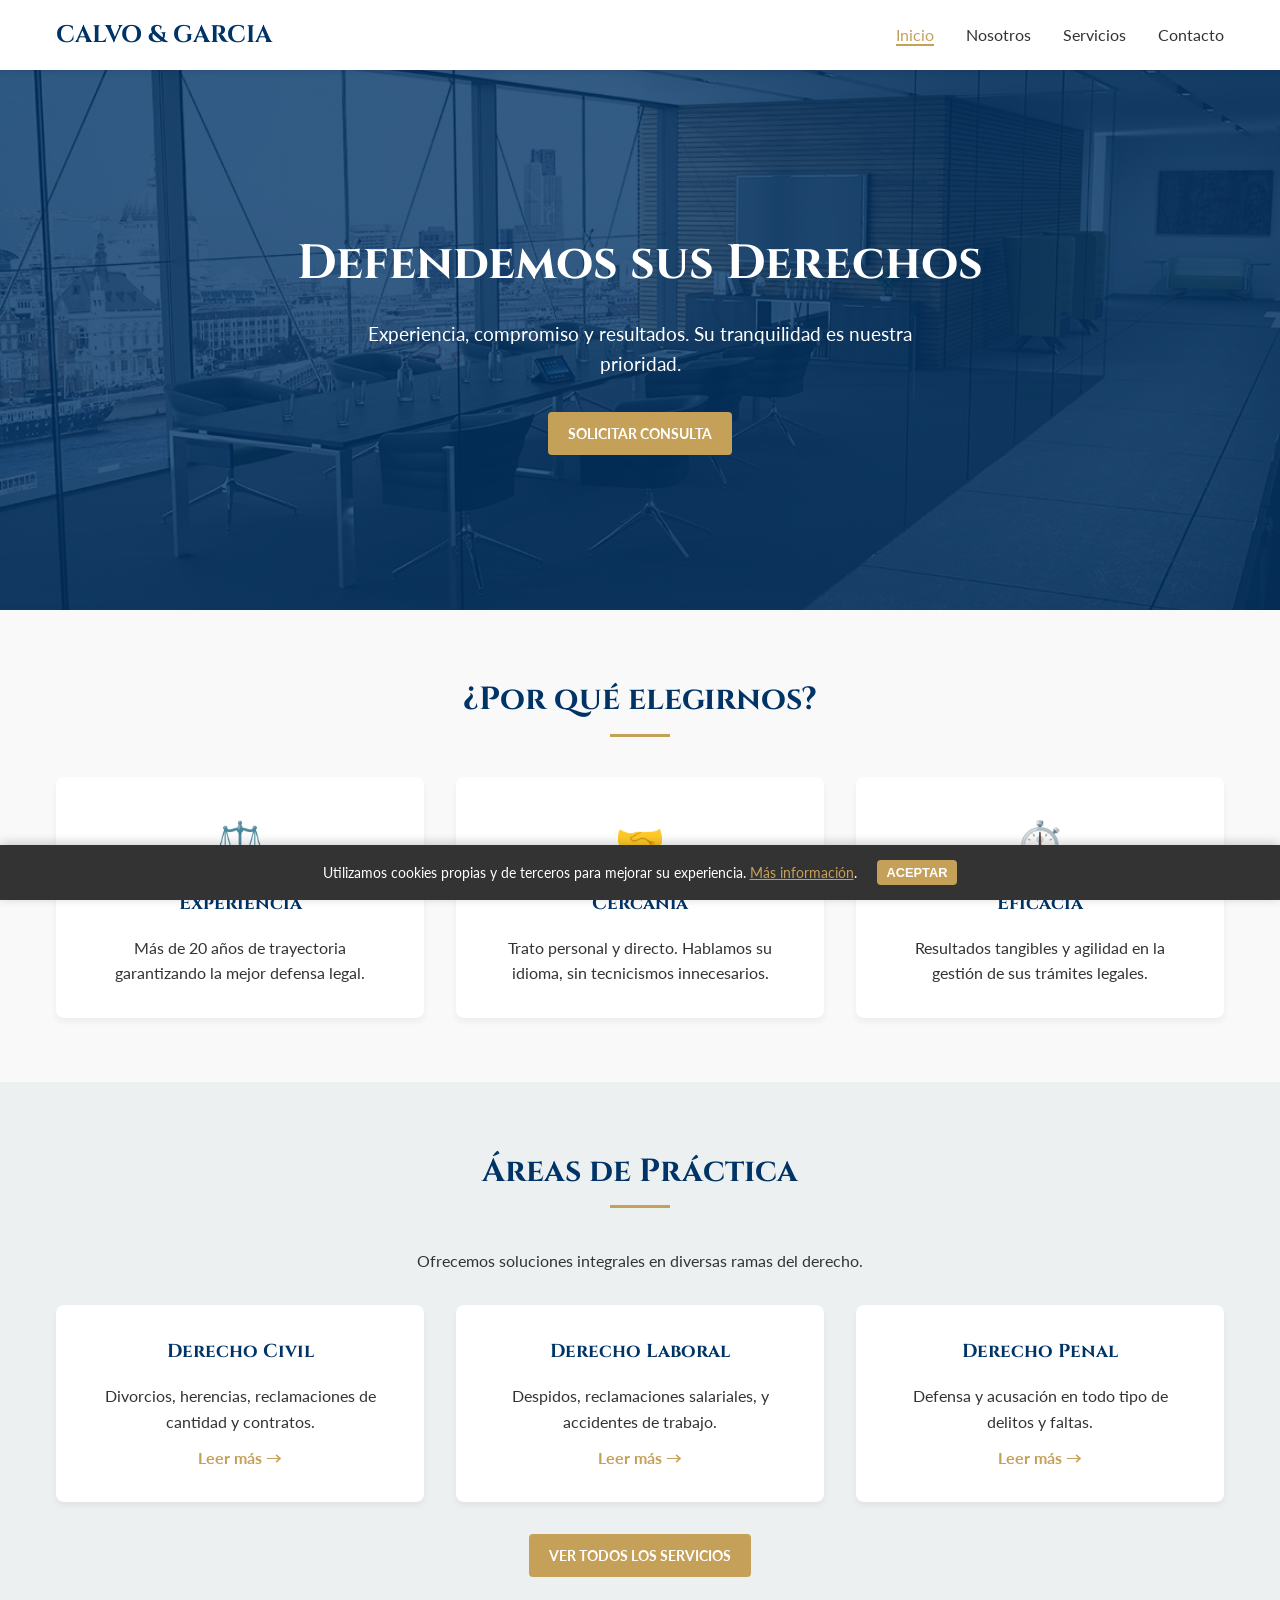
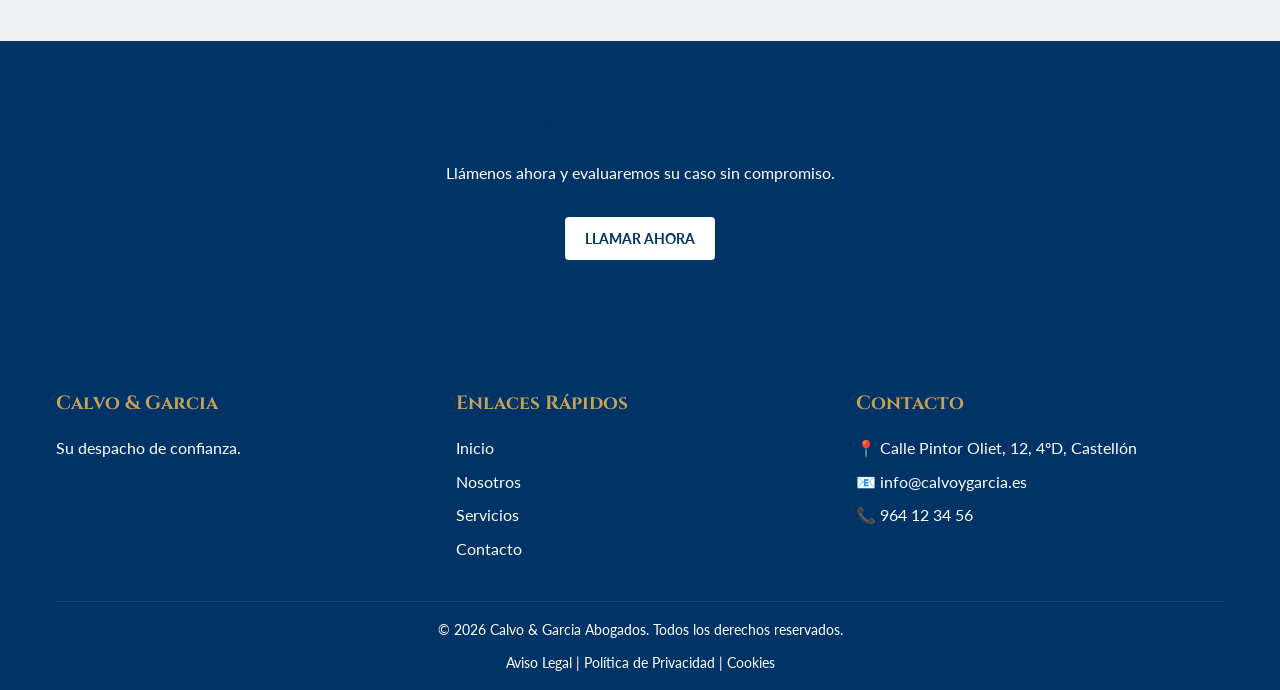
<file: index.html>
<!DOCTYPE html>
<html lang="es">

<head>
    <meta charset="UTF-8">
    <meta name="viewport" content="width=device-width, initial-scale=1.0">
    <meta name="description"
        content="Calvo & Garcia Abogados. Despacho de abogados experto en derecho civil, penal y laboral en Madrid. Primera consulta gratuita.">
    <title>Calvo & Garcia Abogados | Inicio</title>
    <!-- Google Fonts -->
    <link href="https://fonts.googleapis.com/css2?family=Cinzel:wght@400;700&family=Lato:wght@400;700&display=swap"
        rel="stylesheet">
    <link rel="stylesheet" href="css/style.css">
</head>

<body>

    <header>
        <div class="container">
            <nav>
                <div class="logo">
                    <a href="index.html">CALVO & GARCIA</a>
                </div>
                <ul class="nav-links">
                    <li><a href="index.html" class="active">Inicio</a></li>
                    <li><a href="about.html">Nosotros</a></li>
                    <li><a href="services.html">Servicios</a></li>
                    <li><a href="contact.php">Contacto</a></li>
                </ul>
            </nav>
        </div>
    </header>

    <main>
        <!-- Hero Section -->
        <section class="hero">
            <div class="container">
                <h1>Defendemos sus Derechos</h1>
                <p>Experiencia, compromiso y resultados. Su tranquilidad es nuestra prioridad.</p>
                <a href="contact.php" class="btn">Solicitar Consulta</a>
            </div>
        </section>

        <!-- Value Proposition / About Teaser -->
        <section id="nosotros">
            <div class="container">
                <h2 class="section-title">¿Por qué elegirnos?</h2>
                <div class="services-grid">
                    <div class="service-card">
                        <div class="service-icon">⚖️</div>
                        <h3>Experiencia</h3>
                        <p>Más de 20 años de trayectoria garantizando la mejor defensa legal.</p>
                    </div>
                    <div class="service-card">
                        <div class="service-icon">🤝</div>
                        <h3>Cercanía</h3>
                        <p>Trato personal y directo. Hablamos su idioma, sin tecnicismos innecesarios.</p>
                    </div>
                    <div class="service-card">
                        <div class="service-icon">⏱️</div>
                        <h3>Eficacia</h3>
                        <p>Resultados tangibles y agilidad en la gestión de sus trámites legales.</p>
                    </div>
                </div>
            </div>
        </section>

        <!-- Featured Services -->
        <section id="servicios" style="background-color: var(--light-grey);">
            <div class="container">
                <h2 class="section-title">Áreas de Práctica</h2>
                <p style="text-align: center; margin-bottom: var(--spacing-lg);">Ofrecemos soluciones integrales en
                    diversas ramas del derecho.</p>

                <div class="services-grid">
                    <article class="service-card">
                        <h3>Derecho Civil</h3>
                        <p>Divorcios, herencias, reclamaciones de cantidad y contratos.</p>
                        <a href="services.html#civil"
                            style="color: var(--secondary-color); font-weight: bold; margin-top: 10px; display: inline-block;">Leer
                            más &rarr;</a>
                    </article>
                    <article class="service-card">
                        <h3>Derecho Laboral</h3>
                        <p>Despidos, reclamaciones salariales, y accidentes de trabajo.</p>
                        <a href="services.html#laboral"
                            style="color: var(--secondary-color); font-weight: bold; margin-top: 10px; display: inline-block;">Leer
                            más &rarr;</a>
                    </article>
                    <article class="service-card">
                        <h3>Derecho Penal</h3>
                        <p>Defensa y acusación en todo tipo de delitos y faltas.</p>
                        <a href="services.html#penal"
                            style="color: var(--secondary-color); font-weight: bold; margin-top: 10px; display: inline-block;">Leer
                            más &rarr;</a>
                    </article>
                </div>
                <div style="text-align: center; margin-top: var(--spacing-lg);">
                    <a href="services.html" class="btn">Ver todos los servicios</a>
                </div>
            </div>
        </section>

        <!-- CTA Call -->
        <section style="background-color: var(--primary-color); color: var(--white); text-align: center;">
            <div class="container">
                <h2>¿Necesita Asesoramiento Urgente?</h2>
                <p style="margin-bottom: var(--spacing-lg);">Llámenos ahora y evaluaremos su caso sin compromiso.</p>
                <a href="tel:+34964123456" class="btn"
                    style="background-color: var(--white); color: var(--primary-color);">Llamar Ahora</a>
            </div>
        </section>
    </main>

    <footer>
        <div class="container">
            <div class="footer-content">
                <div class="footer-column">
                    <h3>Calvo & Garcia</h3>
                    <p>Su despacho de confianza.</p>
                </div>
                <div class="footer-column">
                    <h3>Enlaces Rápidos</h3>
                    <ul>
                        <li><a href="index.html">Inicio</a></li>
                        <li><a href="about.html">Nosotros</a></li>
                        <li><a href="services.html">Servicios</a></li>
                        <li><a href="contact.php">Contacto</a></li>
                    </ul>
                </div>
                <div class="footer-column">
                    <h3>Contacto</h3>
                    <ul>
                        <li>📍 Calle Pintor Oliet, 12, 4ºD, Castellón</li>
                        <li>📧 info@calvoygarcia.es</li>
                        <li>📞 964 12 34 56</li>
                    </ul>
                </div>
            </div>
            <div class="footer-bottom">
                <p>&copy; 2026 Calvo & Garcia Abogados. Todos los derechos reservados.</p>
                <div style="margin-top: 10px;">
                    <a href="legal.html">Aviso Legal</a> | <a href="legal.html#privacidad">Política de Privacidad</a> |
                    <a href="legal.html#cookies">Cookies</a>
                </div>
            </div>
        </div>
    </footer>

    <!-- Banner de Cookies -->
    <div id="cookie-banner" class="cookie-banner">
        <p>Utilizamos cookies propias y de terceros para mejorar su experiencia. <a href="legal.html#cookies">Más
                información</a>.</p>
        <button id="accept-cookies" class="btn btn-sm">Aceptar</button>
    </div>

    <script>
        // Script para interactuar con el banner de cookies (simulado)
        document.addEventListener('DOMContentLoaded', function () {
            const banner = document.getElementById('cookie-banner');
            const acceptBtn = document.getElementById('accept-cookies');

            // Comprobar si ya se aceptaron (simulación con localStorage)
            if (localStorage.getItem('cookiesAccepted') === 'true') {
                banner.style.display = 'none';
            }

            acceptBtn.addEventListener('click', function () {
                banner.style.display = 'none';
                localStorage.setItem('cookiesAccepted', 'true');
            });
        });
    </script>
</body>

</html>
</file>
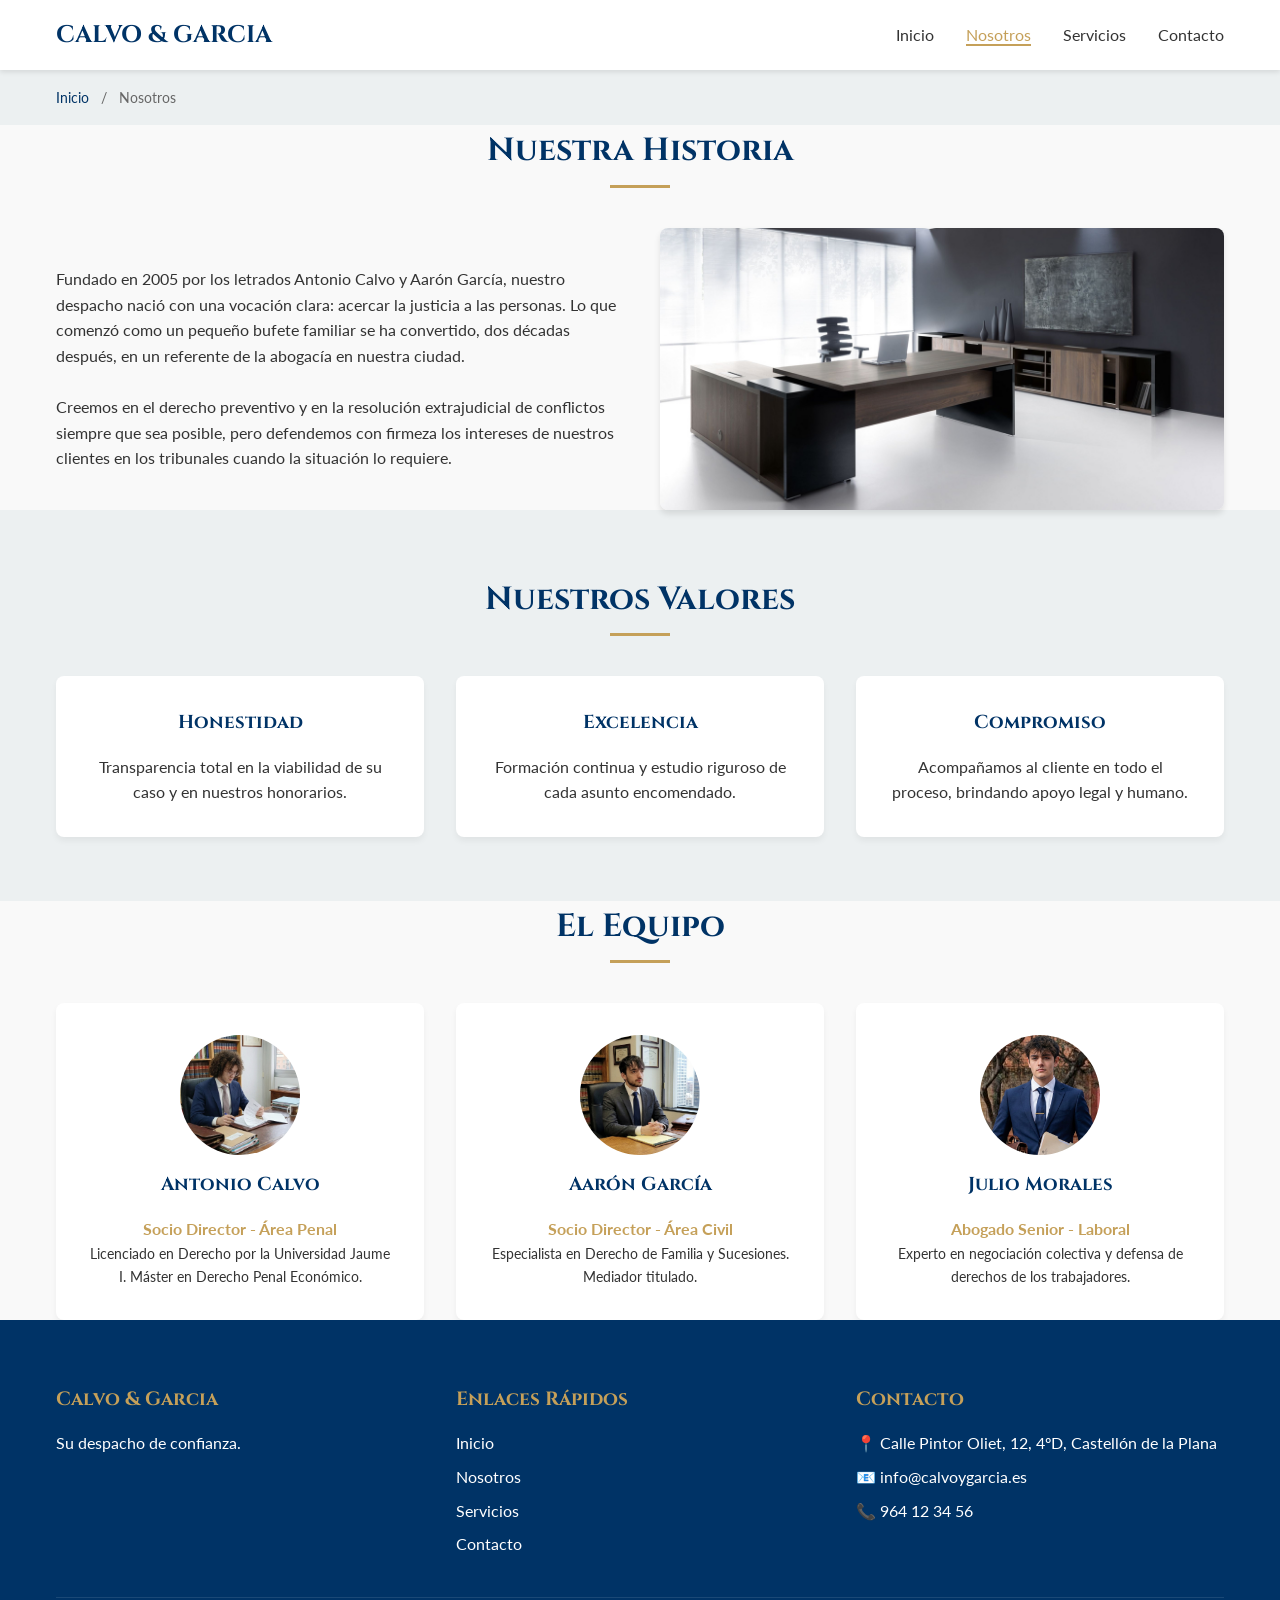
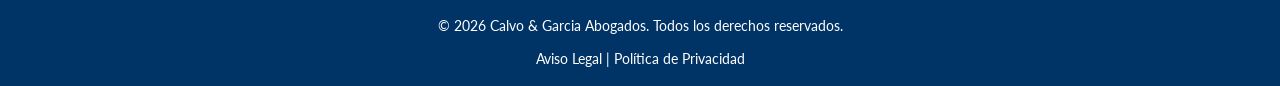
<file: about.html>
<!DOCTYPE html>
<html lang="es">

<head>
    <meta charset="UTF-8">
    <meta name="viewport" content="width=device-width, initial-scale=1.0">
    <meta name="description"
        content="Conozca a Calvo & Garcia Abogados. Nuestra historia, valores y el equipo de profesionales a su servicio.">
    <title>Calvo & Garcia Abogados | Nosotros</title>
    <link href="https://fonts.googleapis.com/css2?family=Cinzel:wght@400;700&family=Lato:wght@400;700&display=swap"
        rel="stylesheet">
    <link rel="stylesheet" href="css/style.css">
</head>

<body>

    <header>
        <div class="container">
            <nav>
                <div class="logo">
                    <a href="index.html">CALVO & GARCIA</a>
                </div>
                <ul class="nav-links">
                    <li><a href="index.html">Inicio</a></li>
                    <li><a href="about.html" class="active">Nosotros</a></li>
                    <li><a href="services.html">Servicios</a></li>
                    <li><a href="contact.php">Contacto</a></li>
                </ul>
            </nav>
        </div>
    </header>

    <main>
        <div class="breadcrumbs">
            <div class="container">
                <a href="index.html">Inicio</a> <span>/</span> Nosotros
            </div>
        </div>

        <section class="container">
            <h1 class="section-title">Nuestra Historia</h1>
            <div style="display: flex; gap: 40px; align-items: center; flex-wrap: wrap;">
                <div style="flex: 1;">
                    <p>Fundado en 2005 por los letrados Antonio Calvo y Aarón García, nuestro despacho nació con una
                        vocación clara: acercar la justicia a las personas. Lo que comenzó como un pequeño bufete
                        familiar se ha convertido, dos décadas después, en un referente de la abogacía en nuestra
                        ciudad.</p>
                    <br>
                    <p>Creemos en el derecho preventivo y en la resolución extrajudicial de conflictos siempre que sea
                        posible, pero defendemos con firmeza los intereses de nuestros clientes en los tribunales cuando
                        la situación lo requiere.</p>
                </div>
                <div style="flex: 1;">
                    <img src="img/despacho.jpg" alt="Interior de nuestras oficinas" style="width: 100%; border-radius: 8px; box-shadow: 0 4px 6px rgba(0,0,0,0.1);">
                </div>
            </div>
        </section>

        <section style="background-color: var(--light-grey);">
            <div class="container">
                <h2 class="section-title">Nuestros Valores</h2>
                <div class="services-grid">
                    <div class="service-card">
                        <h3>Honestidad</h3>
                        <p>Transparencia total en la viabilidad de su caso y en nuestros honorarios.</p>
                    </div>
                    <div class="service-card">
                        <h3>Excelencia</h3>
                        <p>Formación continua y estudio riguroso de cada asunto encomendado.</p>
                    </div>
                    <div class="service-card">
                        <h3>Compromiso</h3>
                        <p>Acompañamos al cliente en todo el proceso, brindando apoyo legal y humano.</p>
                    </div>
                </div>
            </div>
        </section>

        <section class="container">
            <h2 class="section-title">El Equipo</h2>
            <div class="services-grid">
                <div class="service-card">
                    <img src="img/antonio.png" alt="Antonio Calvo" 
                         style="width: 120px; height: 120px; border-radius: 50%; object-fit: cover; margin: 0 auto 15px; display: block; background-color: #ccc;">
                    
                    <h3>Antonio Calvo</h3>
                    <p style="color: var(--secondary-color); font-weight: bold;">Socio Director - Área Penal</p>
                    <p style="font-size: 0.9rem;">Licenciado en Derecho por la Universidad Jaume I. Máster en
                        Derecho Penal Económico.</p>
                </div>

                <div class="service-card">
                    <img src="img/aaron.png" alt="Aarón García" 
                         style="width: 120px; height: 120px; border-radius: 50%; object-fit: cover; margin: 0 auto 15px; display: block; background-color: #ccc;">

                    <h3>Aarón García</h3>
                    <p style="color: var(--secondary-color); font-weight: bold;">Socio Director - Área Civil</p>
                    <p style="font-size: 0.9rem;">Especialista en Derecho de Familia y Sucesiones. Mediador titulado.
                    </p>
                </div>

                <div class="service-card">
                     <img src="img/juliomorales.png" alt="Julio Morales" 
                         style="width: 120px; height: 120px; border-radius: 50%; object-fit: cover; margin: 0 auto 15px; display: block; background-color: #ccc;">

                    <h3>Julio Morales</h3>
                    <p style="color: var(--secondary-color); font-weight: bold;">Abogado Senior - Laboral</p>
                    <p style="font-size: 0.9rem;">Experto en negociación colectiva y defensa de derechos de los
                        trabajadores.</p>
                </div>
            </div>
        </section>
    </main>

    <footer>
        <div class="container">
            <div class="footer-content">
                <div class="footer-column">
                    <h3>Calvo & Garcia</h3>
                    <p>Su despacho de confianza.</p>
                </div>
                <div class="footer-column">
                    <h3>Enlaces Rápidos</h3>
                    <ul>
                        <li><a href="index.html">Inicio</a></li>
                        <li><a href="about.html">Nosotros</a></li>
                        <li><a href="services.html">Servicios</a></li>
                        <li><a href="contact.php">Contacto</a></li>
                    </ul>
                </div>
                <div class="footer-column">
                    <h3>Contacto</h3>
                    <ul>
                        <li>📍 Calle Pintor Oliet, 12, 4ºD, Castellón de la Plana</li>
                        <li>📧 info@calvoygarcia.es</li>
                        <li>📞 964 12 34 56</li>
                    </ul>
                </div>
            </div>
            <div class="footer-bottom">
                <p>&copy; 2026 Calvo & Garcia Abogados. Todos los derechos reservados.</p>
                <div style="margin-top: 10px;">
                    <a href="legal.html">Aviso Legal</a> | <a href="legal.html#privacidad">Política de Privacidad</a>
                </div>
            </div>
        </div>
    </footer>

</body>

</html>
</file>
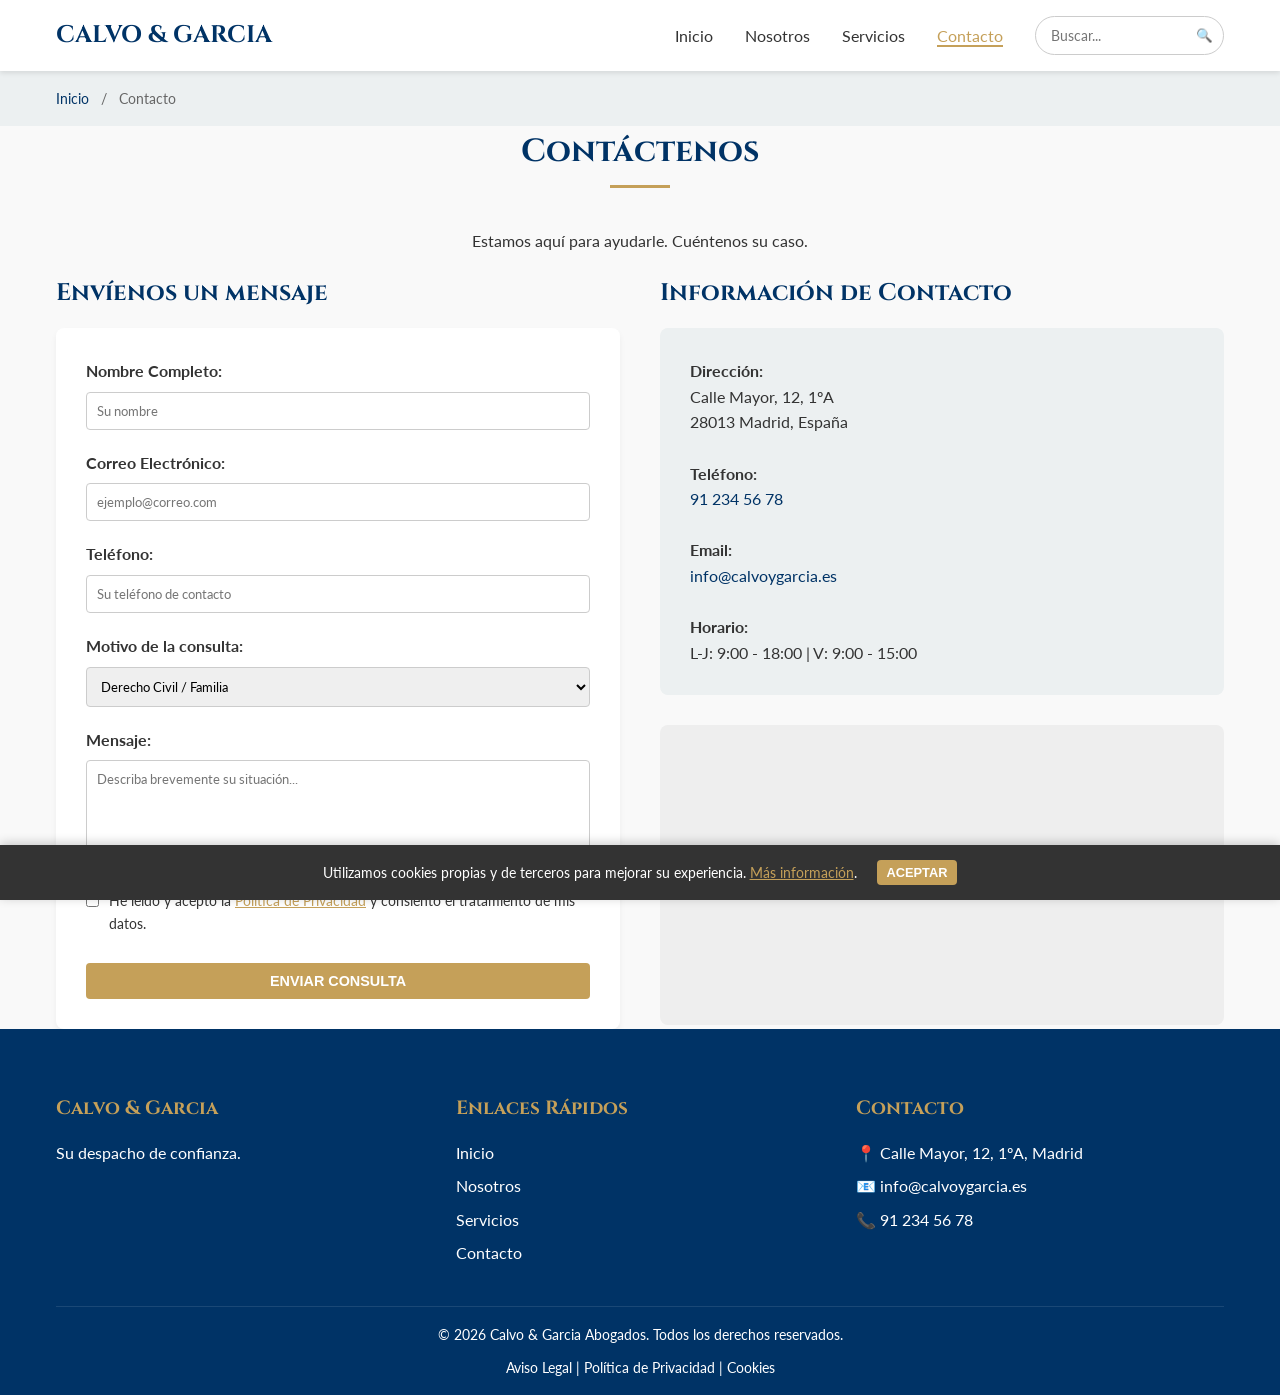
<file: contact.html>
<!DOCTYPE html>
<html lang="es">

<head>
    <meta charset="UTF-8">
    <meta name="viewport" content="width=device-width, initial-scale=1.0">
    <meta name="description" content="Formulario de contacto de Calvo & Garcia Abogados. Consultas legales en Madrid.">
    <title>Calvo & Garcia Abogados | Contacto</title>
    <link href="https://fonts.googleapis.com/css2?family=Cinzel:wght@400;700&family=Lato:wght@400;700&display=swap"
        rel="stylesheet">
    <link rel="stylesheet" href="css/style.css">
    <style>
        .contact-grid {
            display: grid;
            grid-template-columns: 1fr 1fr;
            gap: 40px;
            margin-top: 20px;
        }

        @media (max-width: 768px) {
            .contact-grid {
                grid-template-columns: 1fr;
            }
        }

        form {
            background-color: var(--white);
            padding: 30px;
            border-radius: 8px;
            box-shadow: 0 4px 6px rgba(0, 0, 0, 0.05);
        }

        .form-group {
            margin-bottom: 20px;
        }

        label {
            display: block;
            margin-bottom: 8px;
            font-weight: bold;
        }

        input,
        textarea,
        select {
            width: 100%;
            padding: 10px;
            border: 1px solid #ccc;
            border-radius: 4px;
            font-family: inherit;
        }

        button[type="submit"] {
            width: 100%;
            border: none;
            cursor: pointer;
        }
    </style>
</head>

<body>

    <header>
        <div class="container">
            <nav role="navigation">
                <div class="logo">
                    <a href="index.html">CALVO & GARCIA</a>
                </div>
                <ul class="nav-links">
                    <li><a href="index.html">Inicio</a></li>
                    <li><a href="about.html">Nosotros</a></li>
                    <li><a href="services.html">Servicios</a></li>
                    <li><a href="contact.html" class="active">Contacto</a></li>
                    <!-- Buscador Visual -->
                    <li class="search-box">
                        <input type="text" placeholder="Buscar...">
                        <button type="button" aria-label="Buscar">🔍</button>
                    </li>
                </ul>
            </nav>
        </div>
    </header>

    <main>
        <div class="breadcrumbs">
            <div class="container">
                <a href="index.html">Inicio</a> <span>/</span> Contacto
            </div>
        </div>

        <section class="container">
            <h1 class="section-title">Contáctenos</h1>
            <p style="text-align: center; margin-bottom: 20px;">Estamos aquí para ayudarle. Cuéntenos su caso.</p>

            <div class="contact-grid">
                <div>
                    <h2>Envíenos un mensaje</h2>
                    <form action="#" method="post">
                        <div class="form-group">
                            <label for="nombre">Nombre Completo:</label>
                            <input type="text" id="nombre" name="nombre" required placeholder="Su nombre">
                        </div>
                        <div class="form-group">
                            <label for="email">Correo Electrónico:</label>
                            <input type="email" id="email" name="email" required placeholder="ejemplo@correo.com">
                        </div>
                        <div class="form-group">
                            <label for="telefono">Teléfono:</label>
                            <input type="tel" id="telefono" name="telefono" placeholder="Su teléfono de contacto">
                        </div>
                        <div class="form-group">
                            <label for="motivo">Motivo de la consulta:</label>
                            <select id="motivo" name="motivo">
                                <option value="civil">Derecho Civil / Familia</option>
                                <option value="penal">Derecho Penal</option>
                                <option value="laboral">Derecho Laboral</option>
                                <option value="mercantil">Derecho Mercantil</option>
                                <option value="otro">Otros</option>
                            </select>
                        </div>
                        <div class="form-group">
                            <label for="mensaje">Mensaje:</label>
                            <textarea id="mensaje" name="mensaje" rows="5" required
                                placeholder="Describa brevemente su situación..."></textarea>
                        </div>
                        <!-- Checkbox GDPR Obligatorio -->
                        <div class="form-group" style="display: flex; align-items: flex-start; gap: 10px;">
                            <input type="checkbox" id="privacidad" name="privacidad" required
                                style="width: auto; margin-top: 5px;">
                            <label for="privacidad" style="display: inline; font-weight: normal; font-size: 0.9rem;">
                                He leído y acepto la <a href="legal.html#privacidad"
                                    style="text-decoration: underline; color: var(--secondary-color);">Política de
                                    Privacidad</a> y consiento el tratamiento de mis datos.
                            </label>
                        </div>
                        <button type="submit" class="btn">Enviar Consulta</button>
                    </form>
                </div>

                <div>
                    <h2>Información de Contacto</h2>
                    <div style="background-color: var(--light-grey); padding: 30px; border-radius: 8px;">
                        <p><strong>Dirección:</strong><br>
                            Calle Mayor, 12, 1ºA<br>
                            28013 Madrid, España</p>
                        <br>
                        <p><strong>Teléfono:</strong><br>
                            <a href="tel:+34912345678" style="color: var(--primary-color);">91 234 56 78</a>
                        </p>
                        <br>
                        <p><strong>Email:</strong><br>
                            <a href="mailto:info@calvoygarcia.es"
                                style="color: var(--primary-color);">info@calvoygarcia.es</a>
                        </p>
                        <br>
                        <p><strong>Horario:</strong><br>
                            L-J: 9:00 - 18:00 | V: 9:00 - 15:00</p>
                    </div>

                    <div
                        style="margin-top: 30px; height: 300px; background-color: #eee; display: flex; align-items: center; justify-content: center; border-radius: 8px;">
                        <span style="color: #666;">[Mapa Google Maps]</span>
                    </div>
                </div>
            </div>
        </section>
    </main>

    <footer>
        <div class="container">
            <div class="footer-content">
                <div class="footer-column">
                    <h3>Calvo & Garcia</h3>
                    <p>Su despacho de confianza.</p>
                </div>
                <div class="footer-column">
                    <h3>Enlaces Rápidos</h3>
                    <ul>
                        <li><a href="index.html">Inicio</a></li>
                        <li><a href="about.html">Nosotros</a></li>
                        <li><a href="services.html">Servicios</a></li>
                        <li><a href="contact.html">Contacto</a></li>
                    </ul>
                </div>
                <div class="footer-column">
                    <h3>Contacto</h3>
                    <ul>
                        <li>📍 Calle Mayor, 12, 1ºA, Madrid</li>
                        <li>📧 info@calvoygarcia.es</li>
                        <li>📞 91 234 56 78</li>
                    </ul>
                </div>
            </div>
            <div class="footer-bottom">
                <p>&copy; 2026 Calvo & Garcia Abogados. Todos los derechos reservados.</p>
                <div style="margin-top: 10px;">
                    <a href="legal.html">Aviso Legal</a> | <a href="legal.html#privacidad">Política de Privacidad</a> |
                    <a href="legal.html#cookies">Cookies</a>
                </div>
            </div>
        </div>
    </footer>

    <!-- Banner de Cookies -->
    <div id="cookie-banner" class="cookie-banner">
        <p>Utilizamos cookies propias y de terceros para mejorar su experiencia. <a href="legal.html#cookies">Más
                información</a>.</p>
        <button id="accept-cookies" class="btn btn-sm">Aceptar</button>
    </div>

    <script>
        document.addEventListener('DOMContentLoaded', function () {
            const banner = document.getElementById('cookie-banner');
            const acceptBtn = document.getElementById('accept-cookies');
            if (localStorage.getItem('cookiesAccepted') === 'true') {
                banner.style.display = 'none';
            }
            acceptBtn.addEventListener('click', function () {
                banner.style.display = 'none';
                localStorage.setItem('cookiesAccepted', 'true');
            });
        });
    </script>
</body>

</html>
</file>
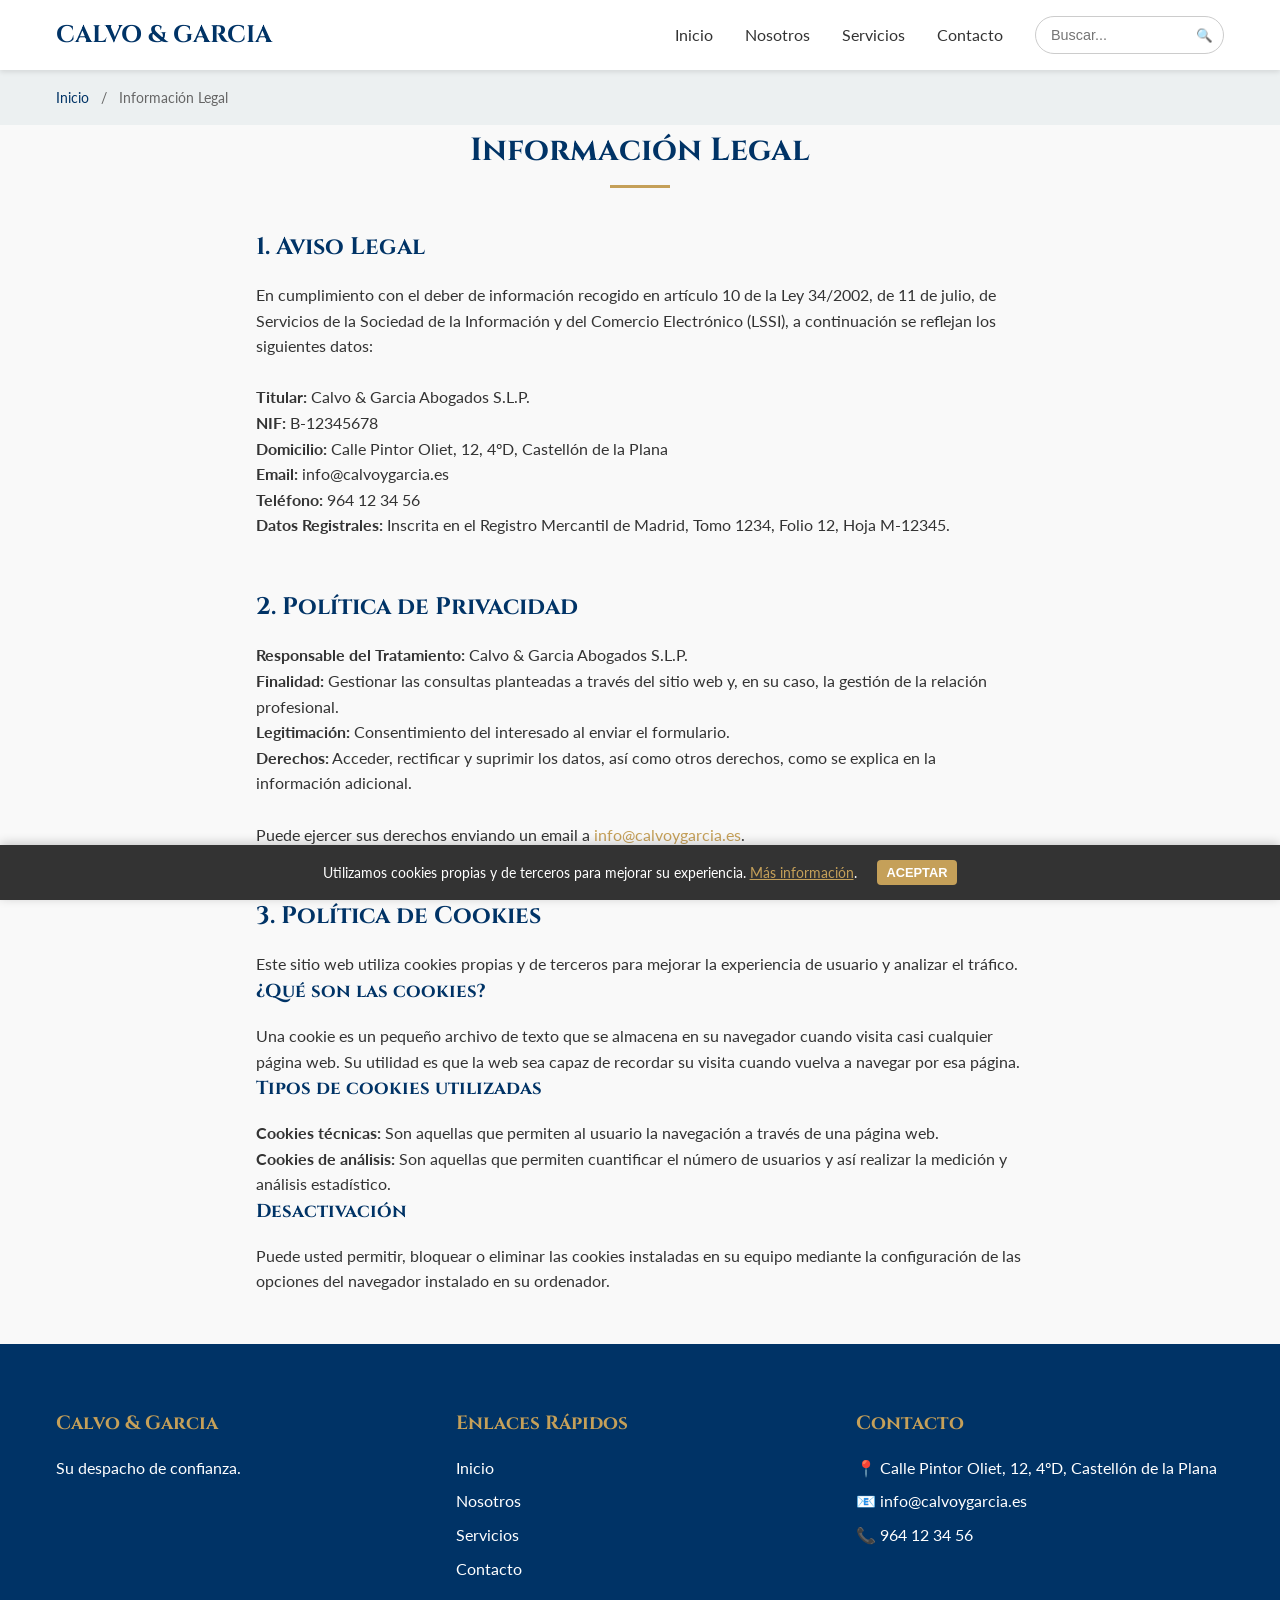
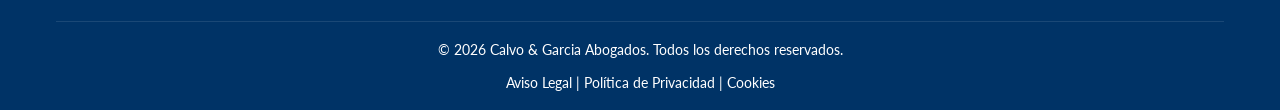
<file: legal.html>
<!DOCTYPE html>
<html lang="es">

<head>
    <meta charset="UTF-8">
    <meta name="viewport" content="width=device-width, initial-scale=1.0">
    <meta name="description"
        content="Aviso Legal, Política de Privacidad y Política de Cookies de Calvo & Garcia Abogados.">
    <title>Calvo & Garcia Abogados | Legal</title>
    <link href="https://fonts.googleapis.com/css2?family=Cinzel:wght@400;700&family=Lato:wght@400;700&display=swap"
        rel="stylesheet">
    <link rel="stylesheet" href="css/style.css">
</head>

<body>

    <header>
        <div class="container">
            <nav>
                <div class="logo">
                    <a href="index.html">CALVO & GARCIA</a>
                </div>
                <ul class="nav-links">
                    <li><a href="index.html">Inicio</a></li>
                    <li><a href="about.html">Nosotros</a></li>
                    <li><a href="services.html">Servicios</a></li>
                    <li><a href="contact.php">Contacto</a></li>
                    <!-- Buscador Visual -->
                    <li class="search-box">
                        <input type="text" placeholder="Buscar...">
                        <button type="button" aria-label="Buscar">🔍</button>
                    </li>
                </ul>
            </nav>
        </div>
    </header>

    <main>
        <div class="breadcrumbs">
            <div class="container">
                <a href="index.html">Inicio</a> <span>/</span> Información Legal
            </div>
        </div>

        <section class="container" style="max-width: 800px;">
            <h1 class="section-title">Información Legal</h1>

            <article id="aviso-legal" style="margin-bottom: 50px;">
                <h2>1. Aviso Legal</h2>
                <p>En cumplimiento con el deber de información recogido en artículo 10 de la Ley 34/2002, de 11 de
                    julio, de Servicios de la Sociedad de la Información y del Comercio Electrónico (LSSI), a
                    continuación se reflejan los siguientes datos:</p>
                <br>
                <ul>
                    <li><strong>Titular:</strong> Calvo & Garcia Abogados S.L.P.</li>
                    <li><strong>NIF:</strong> B-12345678</li>
                    <li><strong>Domicilio:</strong> Calle Pintor Oliet, 12, 4ºD, Castellón de la Plana</li>
                    <li><strong>Email:</strong> info@calvoygarcia.es</li>
                    <li><strong>Teléfono:</strong> 964 12 34 56</li>
                    <li><strong>Datos Registrales:</strong> Inscrita en el Registro Mercantil de Madrid, Tomo 1234,
                        Folio 12, Hoja M-12345.</li>
                </ul>
            </article>

            <article id="privacidad" style="margin-bottom: 50px;">
                <h2>2. Política de Privacidad</h2>
                <p><strong>Responsable del Tratamiento:</strong> Calvo & Garcia Abogados S.L.P.</p>
                <p><strong>Finalidad:</strong> Gestionar las consultas planteadas a través del sitio web y, en su caso,
                    la gestión de la relación profesional.</p>
                <p><strong>Legitimación:</strong> Consentimiento del interesado al enviar el formulario.</p>
                <p><strong>Derechos:</strong> Acceder, rectificar y suprimir los datos, así como otros derechos, como se
                    explica en la información adicional.</p>
                <br>
                <p>Puede ejercer sus derechos enviando un email a <a href="mailto:info@calvoygarcia.es"
                        style="color: var(--secondary-color);">info@calvoygarcia.es</a>.</p>
            </article>

            <article id="cookies" style="margin-bottom: 50px;">
                <h2>3. Política de Cookies</h2>
                <p>Este sitio web utiliza cookies propias y de terceros para mejorar la experiencia de usuario y
                    analizar el tráfico.</p>

                <h3>¿Qué son las cookies?</h3>
                <p>Una cookie es un pequeño archivo de texto que se almacena en su navegador cuando visita casi
                    cualquier página web. Su utilidad es que la web sea capaz de recordar su visita cuando vuelva a
                    navegar por esa página.</p>

                <h3>Tipos de cookies utilizadas</h3>
                <ul>
                    <li><strong>Cookies técnicas:</strong> Son aquellas que permiten al usuario la navegación a través
                        de una página web.</li>
                    <li><strong>Cookies de análisis:</strong> Son aquellas que permiten cuantificar el número de
                        usuarios y así realizar la medición y análisis estadístico.</li>
                </ul>

                <h3>Desactivación</h3>
                <p>Puede usted permitir, bloquear o eliminar las cookies instaladas en su equipo mediante la
                    configuración de las opciones del navegador instalado en su ordenador.</p>
            </article>

        </section>
    </main>

    <footer>
        <div class="container">
            <div class="footer-content">
                <div class="footer-column">
                    <h3>Calvo & Garcia</h3>
                    <p>Su despacho de confianza.</p>
                </div>
                <div class="footer-column">
                    <h3>Enlaces Rápidos</h3>
                    <ul>
                        <li><a href="index.html">Inicio</a></li>
                        <li><a href="about.html">Nosotros</a></li>
                        <li><a href="services.html">Servicios</a></li>
                        <li><a href="contact.php">Contacto</a></li>
                    </ul>
                </div>
                <div class="footer-column">
                    <h3>Contacto</h3>
                    <ul>
                        <li>📍 Calle Pintor Oliet, 12, 4ºD, Castellón de la Plana</li>
                        <li>📧 info@calvoygarcia.es</li>
                        <li>📞 964 12 34 56</li>
                    </ul>
                </div>
            </div>
            <div class="footer-bottom">
                <p>&copy; 2026 Calvo & Garcia Abogados. Todos los derechos reservados.</p>
                <div style="margin-top: 10px;">
                    <a href="legal.html">Aviso Legal</a> | <a href="legal.html#privacidad">Política de Privacidad</a> |
                    <a href="legal.html#cookies">Cookies</a>
                </div>
            </div>
        </div>
    </footer>

    <!-- Banner de Cookies -->
    <div id="cookie-banner" class="cookie-banner">
        <p>Utilizamos cookies propias y de terceros para mejorar su experiencia. <a href="legal.html#cookies">Más
                información</a>.</p>
        <button id="accept-cookies" class="btn btn-sm">Aceptar</button>
    </div>

    <script>
        document.addEventListener('DOMContentLoaded', function () {
            const banner = document.getElementById('cookie-banner');
            const acceptBtn = document.getElementById('accept-cookies');
            if (localStorage.getItem('cookiesAccepted') === 'true') {
                banner.style.display = 'none';
            }
            acceptBtn.addEventListener('click', function () {
                banner.style.display = 'none';
                localStorage.setItem('cookiesAccepted', 'true');
            });
        });
    </script>
</body>

</html>
</file>
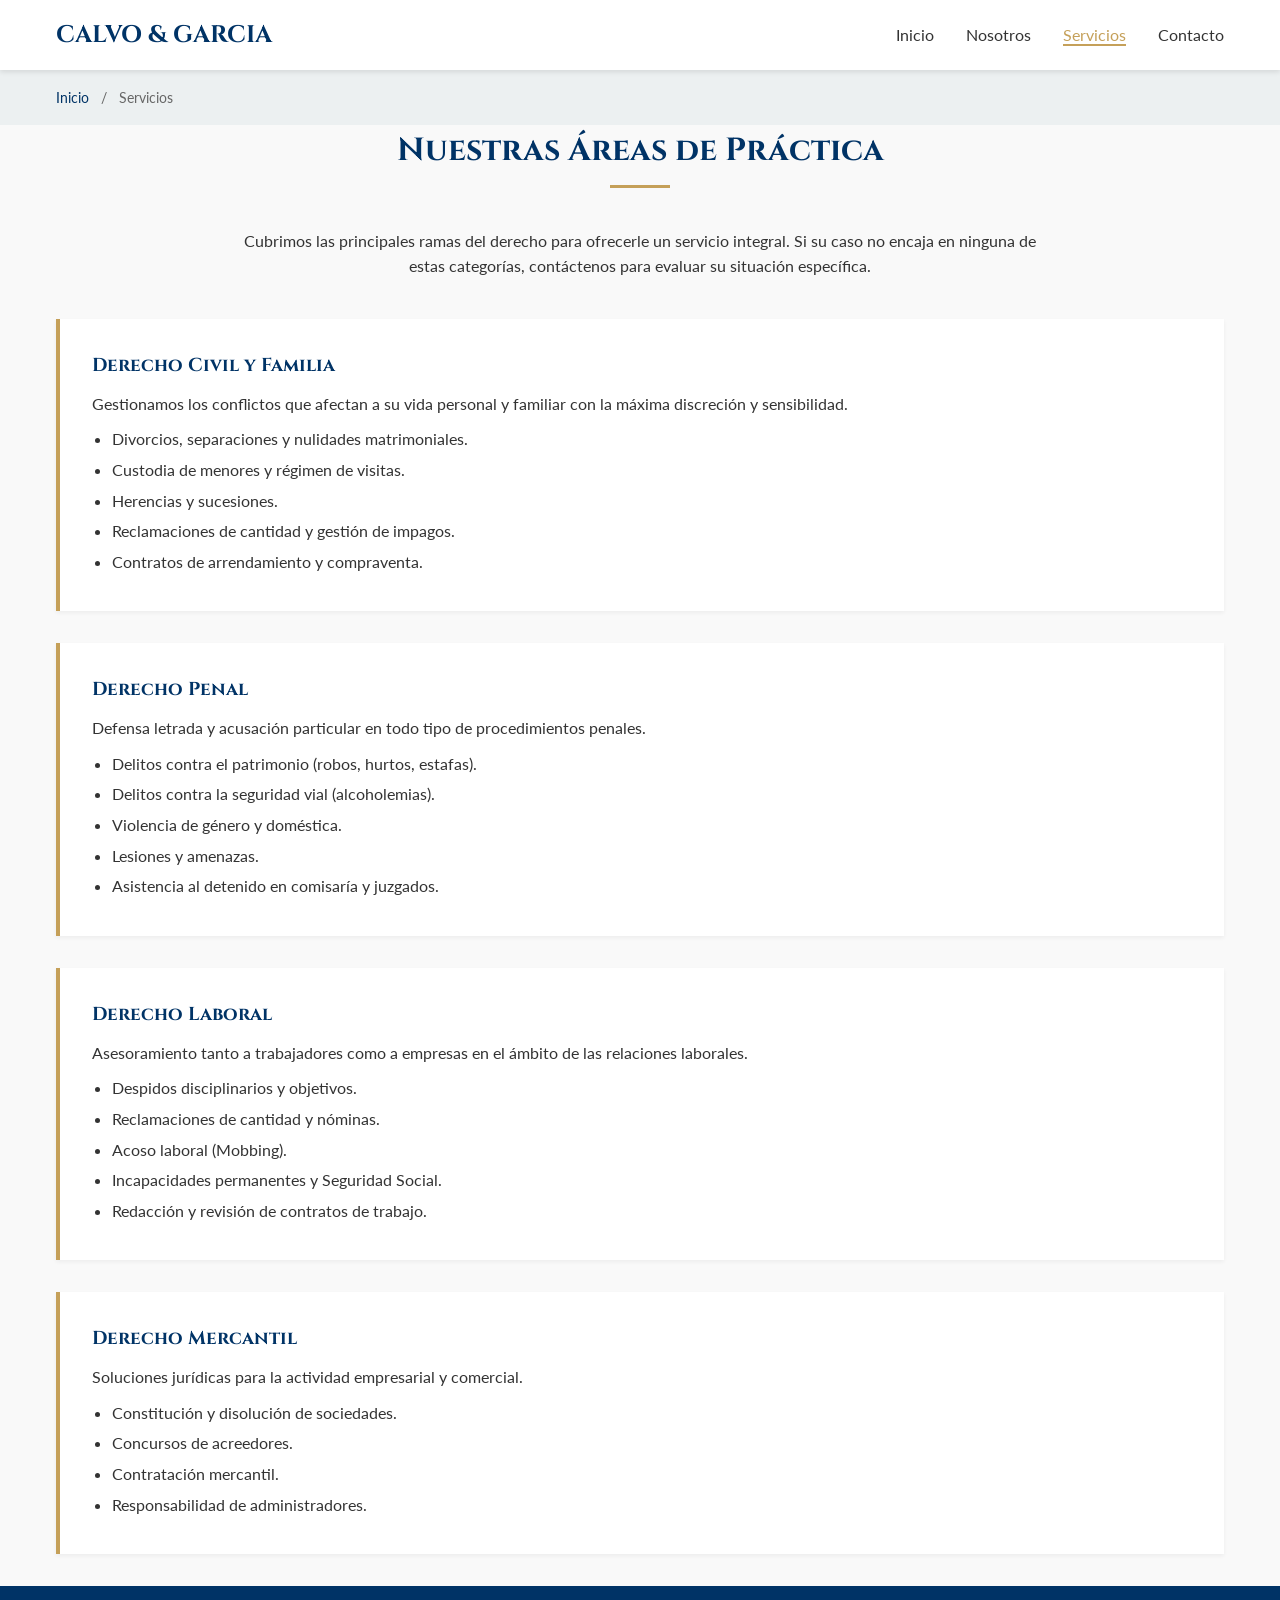
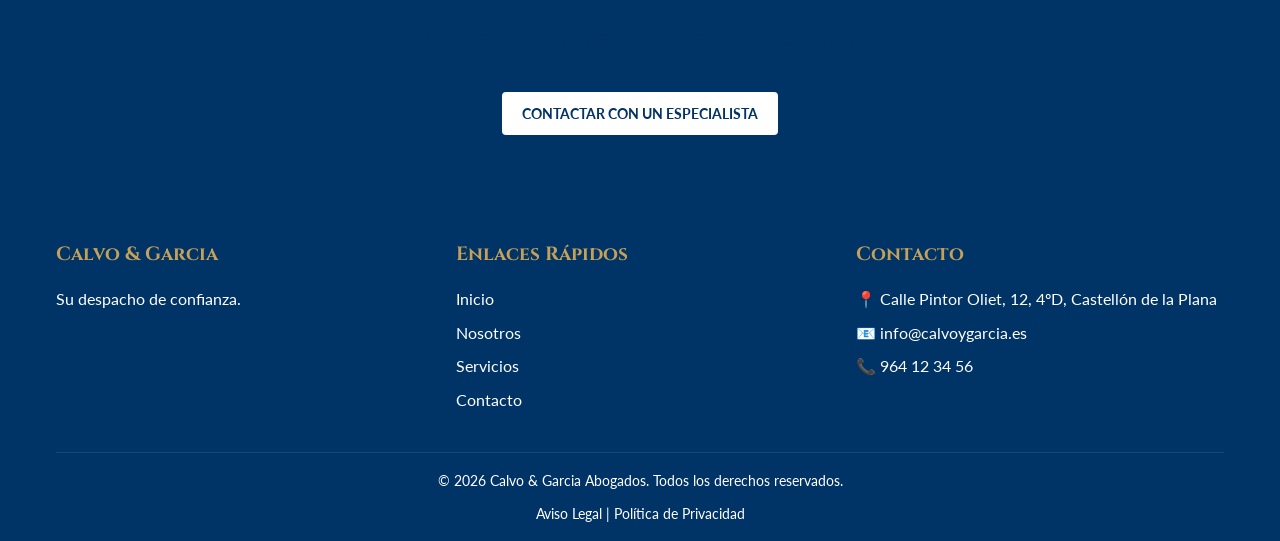
<file: services.html>
<!DOCTYPE html>
<html lang="es">

<head>
    <meta charset="UTF-8">
    <meta name="viewport" content="width=device-width, initial-scale=1.0">
    <meta name="description"
        content="Servicios legales de Calvo & Garcia Abogados: Derecho Civil, Penal, Laboral, Mercantil y Administrativo.">
    <title>Calvo & Garcia Abogados | Servicios</title>
    <link href="https://fonts.googleapis.com/css2?family=Cinzel:wght@400;700&family=Lato:wght@400;700&display=swap"
        rel="stylesheet">
    <link rel="stylesheet" href="css/style.css">
    <style>
        .service-detail {
            background-color: var(--white);
            padding: var(--spacing-lg);
            border-left: 4px solid var(--secondary-color);
            margin-bottom: var(--spacing-lg);
            box-shadow: 0 2px 4px rgba(0, 0, 0, 0.05);
        }

        .service-detail h3 {
            color: var(--primary-color);
            margin-bottom: 10px;
        }

        .service-detail ul {
            list-style-type: disc;
            padding-left: 20px;
            margin-top: 10px;
        }

        .service-detail li {
            margin-bottom: 5px;
        }
    </style>
</head>

<body>

    <header>
        <div class="container">
            <nav>
                <div class="logo">
                    <a href="index.html">CALVO & GARCIA</a>
                </div>
                <ul class="nav-links">
                    <li><a href="index.html">Inicio</a></li>
                    <li><a href="about.html">Nosotros</a></li>
                    <li><a href="services.html" class="active">Servicios</a></li>
                    <li><a href="contact.php">Contacto</a></li>
                </ul>
            </nav>
        </div>
    </header>

    <main>
        <div class="breadcrumbs">
            <div class="container">
                <a href="index.html">Inicio</a> <span>/</span> Servicios
            </div>
        </div>

        <section class="container">
            <h1 class="section-title">Nuestras Áreas de Práctica</h1>
            <p style="text-align: center; max-width: 800px; margin: 0 auto 40px;">Cubrimos las principales ramas del
                derecho para ofrecerle un servicio integral. Si su caso no encaja en ninguna de estas categorías,
                contáctenos para evaluar su situación específica.</p>

            <article id="civil" class="service-detail">
                <h3>Derecho Civil y Familia</h3>
                <p>Gestionamos los conflictos que afectan a su vida personal y familiar con la máxima discreción y
                    sensibilidad.</p>
                <ul>
                    <li>Divorcios, separaciones y nulidades matrimoniales.</li>
                    <li>Custodia de menores y régimen de visitas.</li>
                    <li>Herencias y sucesiones.</li>
                    <li>Reclamaciones de cantidad y gestión de impagos.</li>
                    <li>Contratos de arrendamiento y compraventa.</li>
                </ul>
            </article>

            <article id="penal" class="service-detail">
                <h3>Derecho Penal</h3>
                <p>Defensa letrada y acusación particular en todo tipo de procedimientos penales.</p>
                <ul>
                    <li>Delitos contra el patrimonio (robos, hurtos, estafas).</li>
                    <li>Delitos contra la seguridad vial (alcoholemias).</li>
                    <li>Violencia de género y doméstica.</li>
                    <li>Lesiones y amenazas.</li>
                    <li>Asistencia al detenido en comisaría y juzgados.</li>
                </ul>
            </article>

            <article id="laboral" class="service-detail">
                <h3>Derecho Laboral</h3>
                <p>Asesoramiento tanto a trabajadores como a empresas en el ámbito de las relaciones laborales.</p>
                <ul>
                    <li>Despidos disciplinarios y objetivos.</li>
                    <li>Reclamaciones de cantidad y nóminas.</li>
                    <li>Acoso laboral (Mobbing).</li>
                    <li>Incapacidades permanentes y Seguridad Social.</li>
                    <li>Redacción y revisión de contratos de trabajo.</li>
                </ul>
            </article>

            <article id="mercantil" class="service-detail">
                <h3>Derecho Mercantil</h3>
                <p>Soluciones jurídicas para la actividad empresarial y comercial.</p>
                <ul>
                    <li>Constitución y disolución de sociedades.</li>
                    <li>Concursos de acreedores.</li>
                    <li>Contratación mercantil.</li>
                    <li>Responsabilidad de administradores.</li>
                </ul>
            </article>

        </section>

        <section
            style="background-color: var(--primary-color); color: var(--white); text-align: center; padding: 40px 0;">
            <div class="container">
                <h3>¿Tiene dudas sobre qué servicio necesita?</h3>
                <a href="contact.php" class="btn"
                    style="background-color: var(--white); color: var(--primary-color); margin-top: 20px;">Contactar con
                    un Especialista</a>
            </div>
        </section>
    </main>

    <footer>
        <div class="container">
            <div class="footer-content">
                <div class="footer-column">
                    <h3>Calvo & Garcia</h3>
                    <p>Su despacho de confianza.</p>
                </div>
                <div class="footer-column">
                    <h3>Enlaces Rápidos</h3>
                    <ul>
                        <li><a href="index.html">Inicio</a></li>
                        <li><a href="about.html">Nosotros</a></li>
                        <li><a href="services.html">Servicios</a></li>
                        <li><a href="contact.php">Contacto</a></li>
                    </ul>
                </div>
                <div class="footer-column">
                    <h3>Contacto</h3>
                    <ul>
                        <li>📍 Calle Pintor Oliet, 12, 4ºD, Castellón de la Plana</li>
                        <li>📧 info@calvoygarcia.es</li>
                        <li>📞 964 12 34 56</li>
                    </ul>
                </div>
            </div>
            <div class="footer-bottom">
                <p>&copy; 2026 Calvo & Garcia Abogados. Todos los derechos reservados.</p>
                <div style="margin-top: 10px;">
                    <a href="legal.html">Aviso Legal</a> | <a href="legal.html#privacidad">Política de Privacidad</a>
                </div>
            </div>
        </div>
    </footer>

</body>

</html>
</file>
<file: css/style.css>
:root {
    /* Colors */
    --primary-color: #003366;
    /* Azul Marino */
    --secondary-color: #C5A059;
    /* Dorado/Ocre */
    --bg-color: #F9F9F9;
    --text-color: #333333;
    --white: #ffffff;
    --light-grey: #ecf0f1;
    --dark-grey: #333;

    /* Typography */
    --font-heading: 'Cinzel', serif;
    --font-body: 'Lato', sans-serif;

    /* Spacing */
    --spacing-sm: 8px;
    --spacing-md: 16px;
    --spacing-lg: 32px;
    --spacing-xl: 64px;
}

/* Reset & Base Styles */
* {
    box-sizing: border-box;
    margin: 0;
    padding: 0;
}

body {
    font-family: var(--font-body);
    background-color: var(--bg-color);
    color: var(--text-color);
    line-height: 1.6;
    display: flex;
    flex-direction: column;
    min-height: 100vh;
}

h1,
h2,
h3,
h4,
h5,
h6 {
    font-family: var(--font-heading);
    color: var(--primary-color);
    margin-bottom: var(--spacing-md);
}

a {
    text-decoration: none;
    color: inherit;
    transition: color 0.3s ease;
}

ul {
    list-style: none;
}

img {
    max-width: 100%;
    height: auto;
    display: block;
}

/* Utility Classes */
.container {
    max-width: 1200px;
    margin: 0 auto;
    padding: 0 var(--spacing-md);
}

.btn {
    display: inline-block;
    padding: 10px 20px;
    background-color: var(--secondary-color);
    color: var(--white);
    border: none;
    border-radius: 4px;
    font-weight: bold;
    text-transform: uppercase;
    font-size: 0.9rem;
    cursor: pointer;
}

.btn:hover {
    background-color: #b08d4e;
}

.btn-sm {
    padding: 5px 10px;
    font-size: 0.8rem;
}

/* Header & Nav */
header {
    background-color: var(--white);
    box-shadow: 0 2px 5px rgba(0, 0, 0, 0.1);
    position: sticky;
    top: 0;
    z-index: 1000;
}

nav {
    display: flex;
    justify-content: space-between;
    align-items: center;
    padding: var(--spacing-md) 0;
}

.logo {
    font-family: var(--font-heading);
    font-size: 1.5rem;
    font-weight: bold;
    color: var(--primary-color);
}

.nav-links {
    display: flex;
    gap: var(--spacing-lg);
    align-items: center;
}

.nav-links a.active {
    color: var(--secondary-color);
    border-bottom: 2px solid var(--secondary-color);
}

.nav-links a:hover {
    color: var(--secondary-color);
}

/* Search Bar (Visual Only) */
.search-box {
    display: flex;
    align-items: center;
    border: 1px solid #ccc;
    border-radius: 20px;
    padding: 5px 10px;
    background-color: var(--white);
}

.search-box input {
    border: none;
    outline: none;
    padding: 5px;
    font-size: 0.9rem;
    width: 150px;
}

.search-box button {
    background: none;
    border: none;
    cursor: pointer;
    color: var(--primary-color);
}

/* Hero Section */
.hero {
    background: linear-gradient(rgba(0, 51, 102, 0.8), rgba(0, 51, 102, 0.8)), url('../img/oficina-abogado.jpg');
    background-color: var(--primary-color);
    /* Fallback */
    background-size: cover;
    background-position: center;
    color: var(--white);
    text-align: center;
    padding: 100px 0;
    min-height: 60vh;
    display: flex;
    align-items: center;
    justify-content: center;
}

.hero h1 {
    color: var(--white);
    font-size: 3rem;
    margin-bottom: var(--spacing-md);
}

.hero p {
    font-size: 1.2rem;
    margin-bottom: var(--spacing-lg);
    max-width: 600px;
    margin-left: auto;
    margin-right: auto;
}

/* Sections General */
section {
    padding: var(--spacing-xl) 0;
}

.section-title {
    text-align: center;
    font-size: 2rem;
    margin-bottom: var(--spacing-lg);
    position: relative;
    padding-bottom: var(--spacing-sm);
}

.section-title::after {
    content: '';
    display: block;
    width: 60px;
    height: 3px;
    background-color: var(--secondary-color);
    margin: var(--spacing-sm) auto 0;
}

/* Services Grid */
.services-grid {
    display: grid;
    grid-template-columns: repeat(auto-fit, minmax(300px, 1fr));
    gap: var(--spacing-lg);
}

.service-card {
    background: var(--white);
    padding: var(--spacing-lg);
    border-radius: 8px;
    box-shadow: 0 4px 6px rgba(0, 0, 0, 0.05);
    text-align: center;
    transition: transform 0.3s ease;
}

.service-card:hover {
    transform: translateY(-5px);
}

.service-icon {
    font-size: 2.5rem;
    color: var(--secondary-color);
    margin-bottom: var(--spacing-md);
}

/* Footer */
footer {
    background-color: var(--primary-color);
    color: var(--white);
    padding: var(--spacing-xl) 0 var(--spacing-md);
    margin-top: auto;
}

.footer-content {
    display: grid;
    grid-template-columns: repeat(auto-fit, minmax(200px, 1fr));
    gap: var(--spacing-lg);
    margin-bottom: var(--spacing-lg);
}

.footer-column h3 {
    color: var(--secondary-color);
    font-size: 1.2rem;
}

.footer-column ul li {
    margin-bottom: var(--spacing-sm);
}

.footer-bottom {
    text-align: center;
    padding-top: var(--spacing-md);
    border-top: 1px solid rgba(255, 255, 255, 0.1);
    font-size: 0.9rem;
}

/* Breadcrumbs */
.breadcrumbs {
    padding: var(--spacing-md) 0;
    font-size: 0.9rem;
    color: #666;
    background-color: var(--light-grey);
}

.breadcrumbs a {
    color: var(--primary-color);
}

.breadcrumbs span {
    margin: 0 var(--spacing-sm);
}

/* Cookie Banner */
.cookie-banner {
    position: fixed;
    bottom: 0;
    left: 0;
    width: 100%;
    background-color: var(--dark-grey);
    color: var(--white);
    padding: 15px;
    text-align: center;
    display: flex;
    justify-content: center;
    align-items: center;
    gap: 20px;
    z-index: 9999;
    box-shadow: 0 -2px 10px rgba(0, 0, 0, 0.2);
}

.cookie-banner p {
    font-size: 0.9rem;
    margin: 0;
}

.cookie-banner a {
    color: var(--secondary-color);
    text-decoration: underline;
}

/* Responsive utilities */
@media (max-width: 768px) {
    .nav-links {
        display: none;
        /* In a real project, we'd add a toggle here */
    }

    .hero h1 {
        font-size: 2rem;
    }

    .cookie-banner {
        flex-direction: column;
        gap: 10px;
    }
}
</file>
